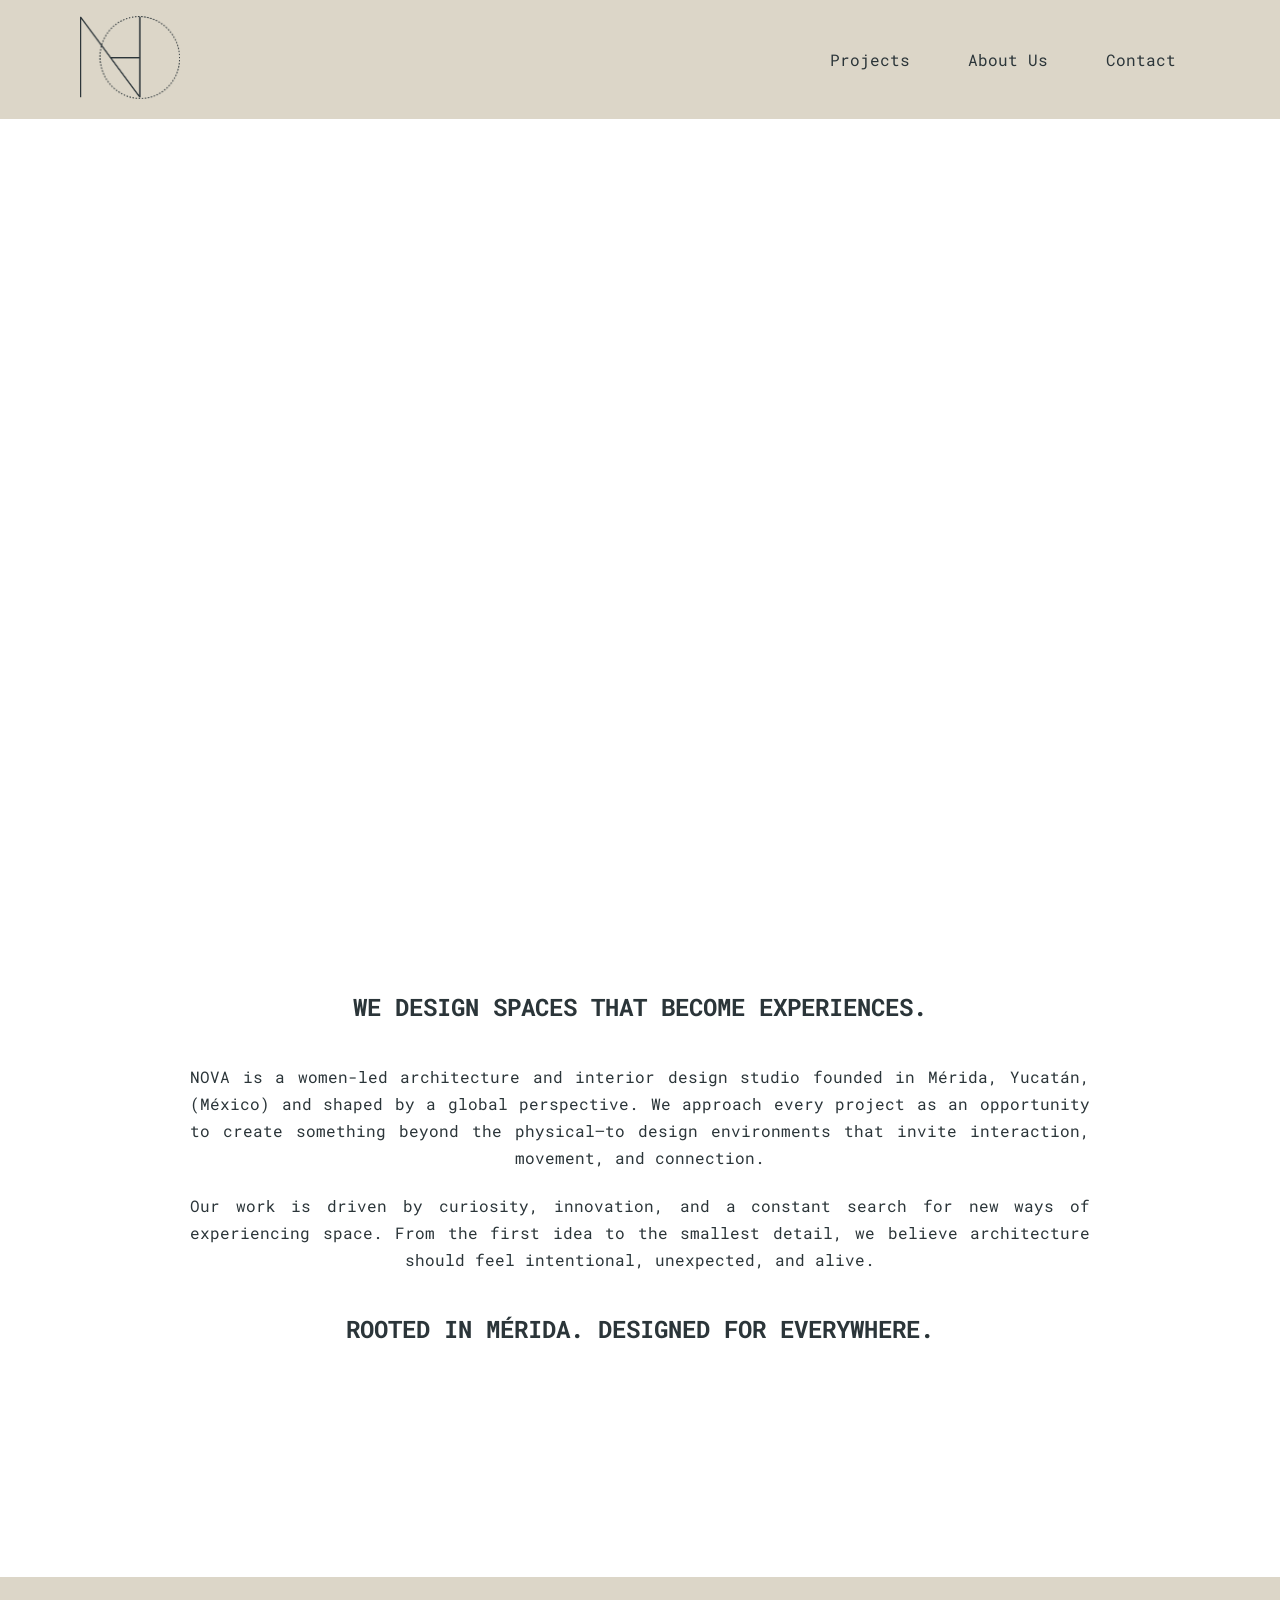
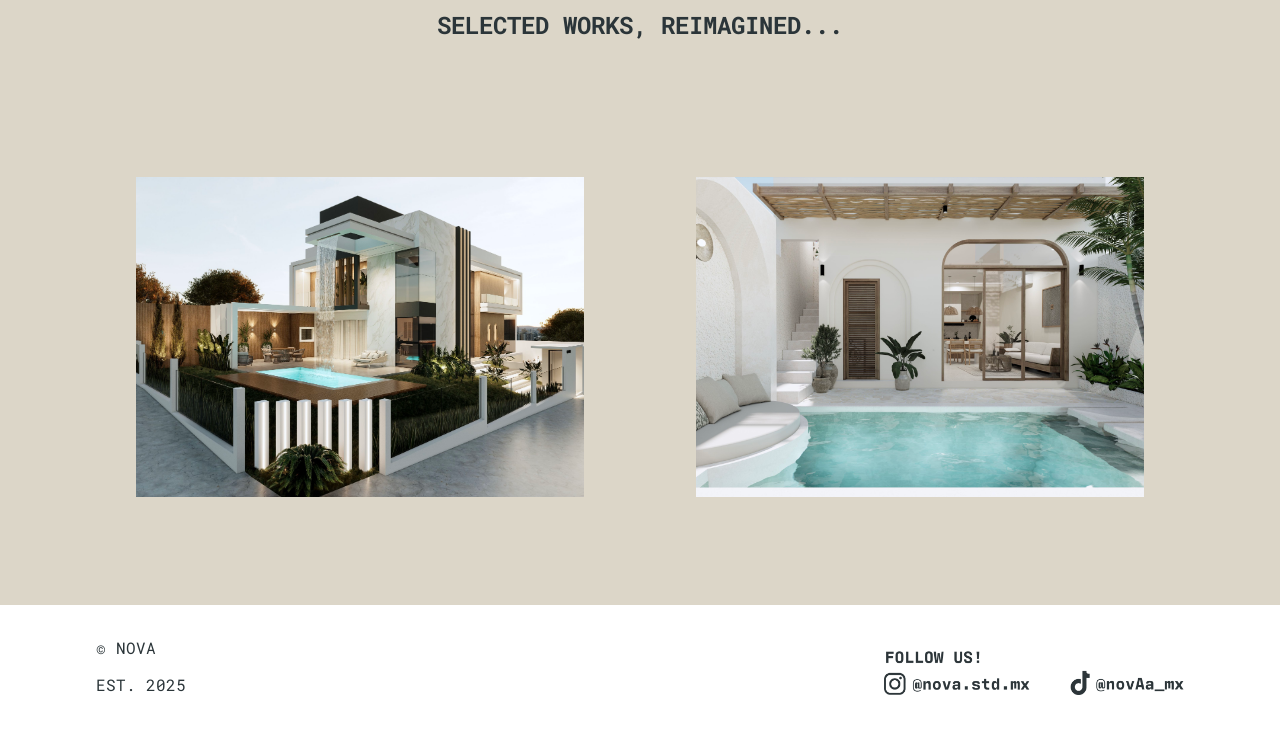
<file: Index.html>
<!DOCTYPE html>
<html>
  <head>
    <meta charset="UTF-8" />
     <meta name="viewport" content="width=device-width, initial-scale=1" />
    <title>NOVA|Home</title>
    <link rel="stylesheet" href="./css/style.css">
    <!-- GOOGLE FONT -->
    <link rel="preconnect" href="https://fonts.googleapis.com">
    <link rel="preconnect" href="https://fonts.gstatic.com" crossorigin>
    <link href="https://fonts.googleapis.com/css2?family=IBM+Plex+Mono:ital,wght@0,100;0,200;0,300;0,400;0,500;0,600;0,700;1,100;1,200;1,300;1,400;1,500;1,600;1,700&family=Kaushan+Script&family=Roboto+Mono:ital,wght@0,100..700;1,100..700&display=swap" rel="stylesheet">
   <!-- <script>
        function toggleShow() {
        var menu = document.getElementById('menu')
        menu.classList.toggle('show')
      }
    </script> -->
    <script>
    const menuButton = document.querySelector(".menu-toggle");
    const siteMenu = document.querySelector("#site-menu");

    menuButton.addEventListener("click", () => {
        const isOpen = siteMenu.classList.toggle("is-open");
        menuButton.setAttribute("aria-expanded", isOpen);
    });
    </script>
  </head>

  <body>
    <header>
        <div class="Isotype">
            <img src="./img/Index/Isotipo.png" alt="Isotype">
        </div>
         <button class="menu-toggle" aria-label="Open navigation menu"
                aria-expanded="false" aria-controls="site-menu">
            ☰
        </button>
        <!-- <span class="mobile-menu" onclick="toggleshow()">&#8801;</span> -->
        <nav id="site-menu">
            <ul class="menu">
                <li>
                    <a href="#">Projects</a>
                    <ul>
                        <li><a href="./Residential.html">Residential</a></li>
                        <li><a href="./Commercial.html">Commercial</a></li>
                        <li><a href="./InteriorDesign.html">Interior Design</a></li>
                    </ul>
                </li>
                <li><a href="./AboutUs.html">About Us</a></li>
                <li><a href="./Contact.html">Contact</a></li>
            </ul>
        </nav>
    </header>

    <main>
        <section class="hero">
            <video loop width="2560" height="1440" autoplay muted>
                <source src="./img/Index/Heroo_video.mp4" type="video/mp4">
            </video>
        </section>

        <!-- DESIGN PHILOSOPHY SECTION -->
        <section class="DesignPhilosophy">
            <h2>WE DESIGN SPACES THAT BECOME EXPERIENCES.</h2>
            <p>
                NOVA is a women-led architecture and interior design studio
                founded in Mérida, Yucatán, (México) and shaped by a global
                perspective. We approach every project as an opportunity to
                create something beyond the physical—to design environments that
                invite interaction, movement, and connection.
            </p>
            <p>
                Our work is driven by curiosity, innovation, and a constant
                search for new ways of experiencing space. From the first idea to
                the smallest detail, we believe architecture should feel
                intentional, unexpected, and alive.
            </p>
            <h2>ROOTED IN MÉRIDA. DESIGNED FOR EVERYWHERE.</h2>
        </section>

         <!-- FEATURED PROJECTS SECTION -->
        <section class="TextFeaturedProjects">
            <h2> SELECTED WORKS, REIMAGINED... </h2>
        </section>
        <section class="FeaturedProjects">
            <div class="FProjects">
                <img src="./img/Index/Casa_Luna.jpg" alt="casa luna">
                 <article class="desc">
                    <h2>CASA LUNA</h2>
                    <p>A contemporary residence where light, water, and architecture
                        come together to create a refined living experience.</p>
                 </article>
            </div>

            <div class="FProjects">
                 <img src="./img/Index/Terraza_Brisa.jpg" alt="terraza brisa">
                  <article class="desc">
                    <h2>TERRAZA BRISA</h2>
                    <p>
                        Mediterranean-inspired retreat centered around
                        light,water, and natural textures.
                    </p>
                  </article>

            </div>
        </section>
    </main>

    <!-- FOOTER SECTION -->
    <footer>
        <div class="footer_info">
            &copy; NOVA
            <p>EST. 2025</p>
        </div>

        <div class="footer_socials">
            <img src="./img/Index/nova_socials.png" alt="nova_social_media">
        </div>
    </footer>
  </body>
</file>
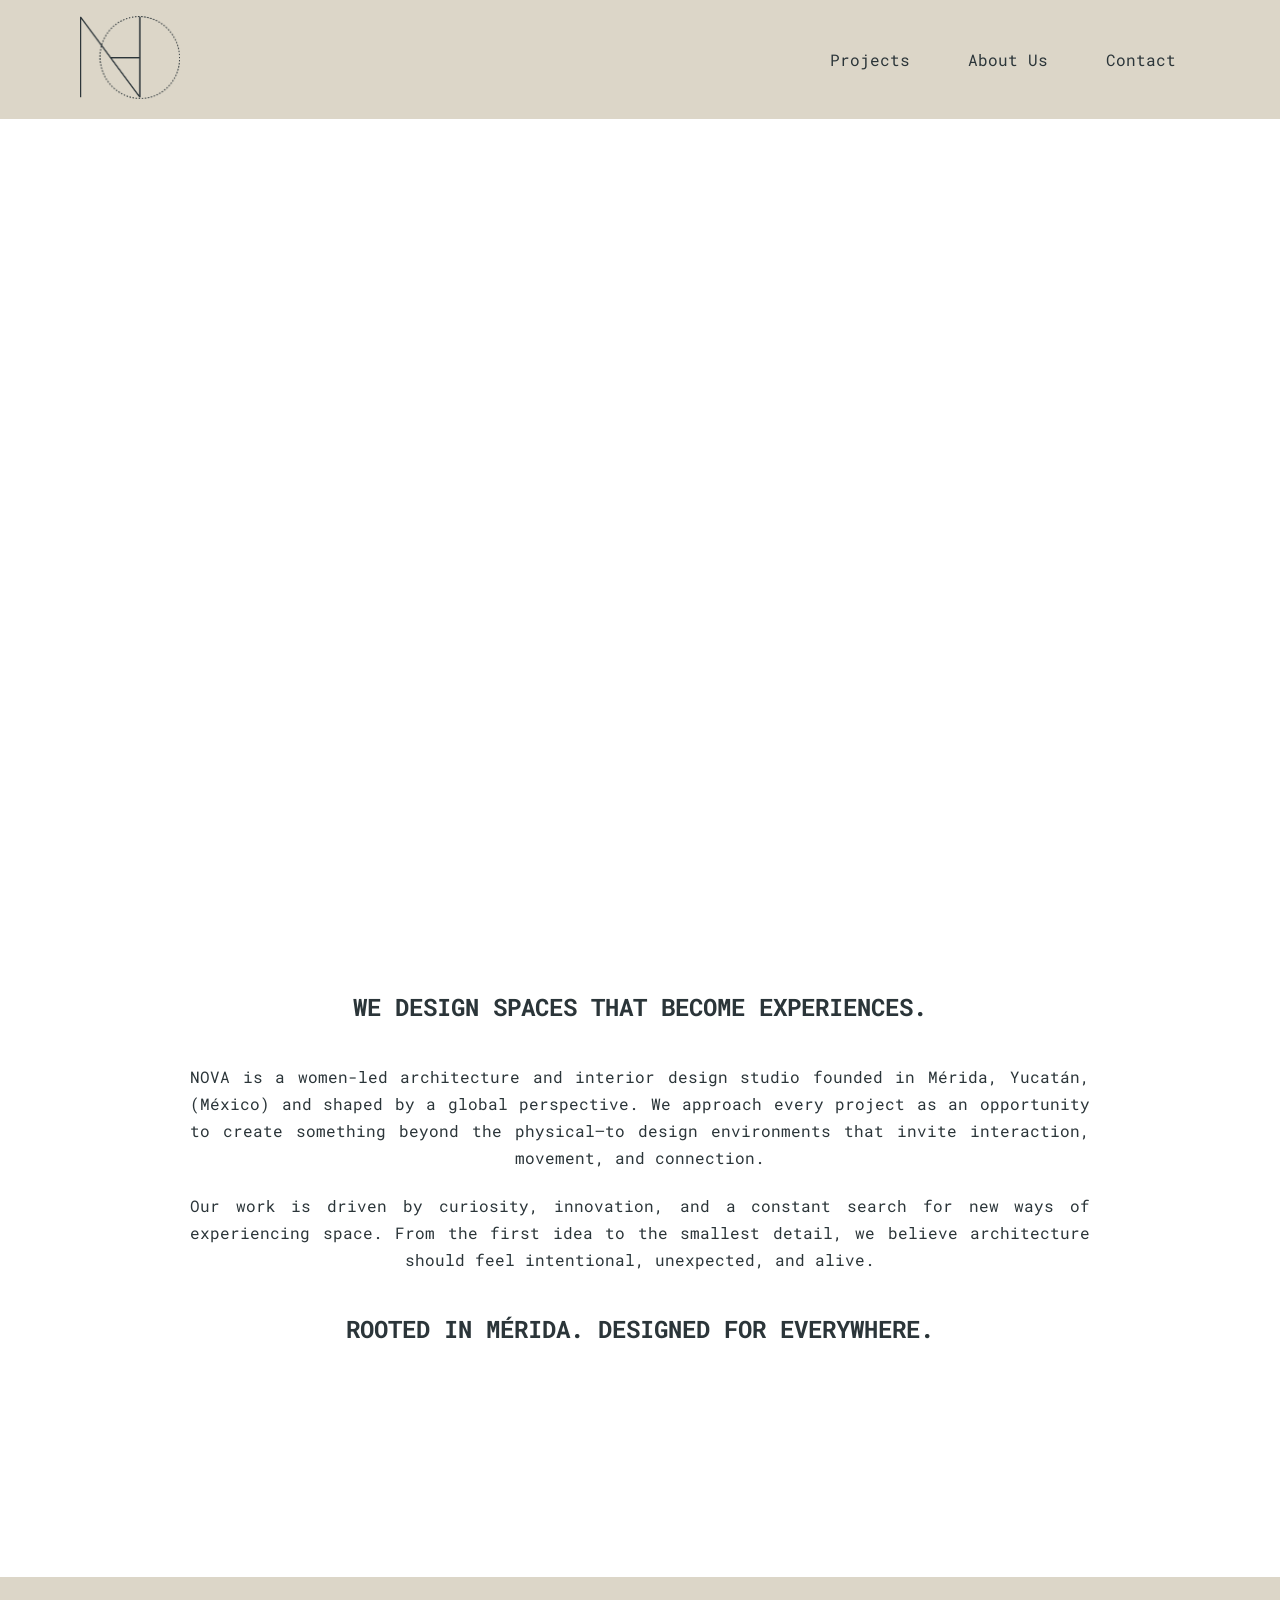
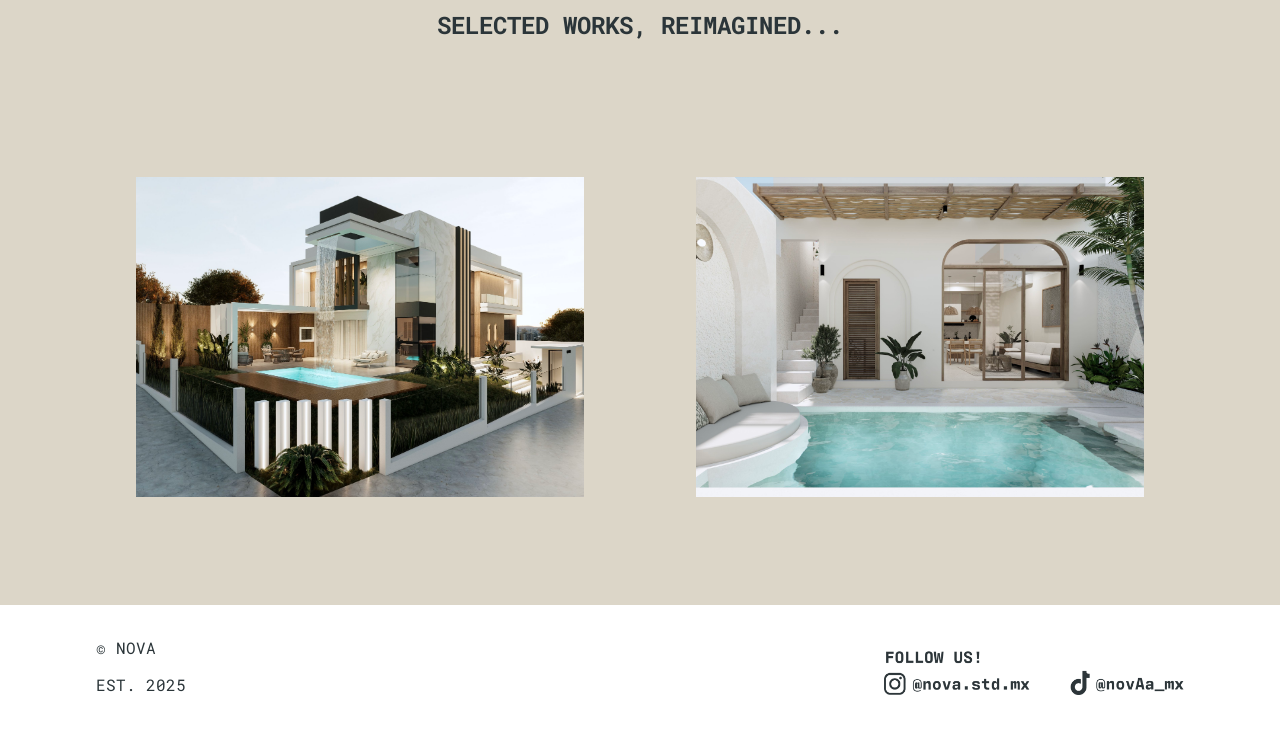
<file: index.html>
<!DOCTYPE html>
<html>
  <head>
    <meta charset="UTF-8" />
     <meta name="viewport" content="width=device-width, initial-scale=1" />
    <title>NOVA|Home</title>
    <link rel="stylesheet" href="./css/style.css">
    <!-- GOOGLE FONT -->
    <link rel="preconnect" href="https://fonts.googleapis.com">
    <link rel="preconnect" href="https://fonts.gstatic.com" crossorigin>
    <link href="https://fonts.googleapis.com/css2?family=IBM+Plex+Mono:ital,wght@0,100;0,200;0,300;0,400;0,500;0,600;0,700;1,100;1,200;1,300;1,400;1,500;1,600;1,700&family=Kaushan+Script&family=Roboto+Mono:ital,wght@0,100..700;1,100..700&display=swap" rel="stylesheet">
   
  </head>

  <body>
    <header>
        <div class="Isotype">
            <img src="./img/Index/Isotipo.png" alt="Isotype">
        </div>
         <button class="menu-toggle" aria-label="Open navigation menu"
                aria-expanded="false" aria-controls="site-menu">
            ☰
        </button>
        <!-- <span class="mobile-menu" onclick="toggleshow()">&#8801;</span> -->
        <nav id="site-menu">
            <ul class="menu">
                <li>
                    <a href="#">Projects</a>
                    <ul>
                        <li><a href="./Residential.html">Residential</a></li>
                        <li><a href="./Commercial.html">Commercial</a></li>
                        <li><a href="./InteriorDesign.html">Interior Design</a></li>
                    </ul>
                </li>
                <li><a href="./AboutUs.html">About Us</a></li>
                <li><a href="./Contact.html">Contact</a></li>
            </ul>
        </nav>
    </header>

    <main>
        <section class="hero">
            <video loop width="2560" height="1440" autoplay muted>
                <source src="./img/Index/Heroo_video.mp4" type="video/mp4">
            </video>
        </section>

        <!-- DESIGN PHILOSOPHY SECTION -->
        <section class="DesignPhilosophy">
            <h2>WE DESIGN SPACES THAT BECOME EXPERIENCES.</h2>
            <p>
                NOVA is a women-led architecture and interior design studio
                founded in Mérida, Yucatán, (México) and shaped by a global
                perspective. We approach every project as an opportunity to
                create something beyond the physical—to design environments that
                invite interaction, movement, and connection.
            </p>
            <p>
                Our work is driven by curiosity, innovation, and a constant
                search for new ways of experiencing space. From the first idea to
                the smallest detail, we believe architecture should feel
                intentional, unexpected, and alive.
            </p>
            <h2>ROOTED IN MÉRIDA. DESIGNED FOR EVERYWHERE.</h2>
        </section>

         <!-- FEATURED PROJECTS SECTION -->
        <section class="TextFeaturedProjects">
            <h2> SELECTED WORKS, REIMAGINED... </h2>
        </section>
        <section class="FeaturedProjects">
            <div class="FProjects">
                <img src="./img/Index/Casa_Luna.jpg" alt="casa luna">
                 <article class="desc">
                    <h2>CASA LUNA</h2>
                    <p>A contemporary residence where light, water, and architecture
                        come together to create a refined living experience.</p>
                 </article>
            </div>

            <div class="FProjects">
                 <img src="./img/Index/Terraza_Brisa.jpg" alt="terraza brisa">
                  <article class="desc">
                    <h2>TERRAZA BRISA</h2>
                    <p>
                        Mediterranean-inspired retreat centered around
                        light,water, and natural textures.
                    </p>
                  </article>

            </div>
        </section>
    </main>

    <!-- FOOTER SECTION -->
    <footer>
        <div class="footer_info">
            &copy; NOVA
            <p>EST. 2025</p>
        </div>

        <div class="footer_socials">
            <img src="./img/Index/nova_socials.png" alt="nova_social_media">
        </div>
    </footer>

    <!-- <script>
        function toggleShow() {
        var menu = document.getElementById('menu')
        menu.classList.toggle('show')
      }
    </script> -->
    <script>
    const menuButton = document.querySelector(".menu-toggle");
    const siteMenu = document.querySelector("#site-menu");

    menuButton.addEventListener("click", () => {
        const isOpen = siteMenu.classList.toggle("is-open");
        menuButton.setAttribute("aria-expanded", isOpen);
    });
    </script>
  </body>
</file>
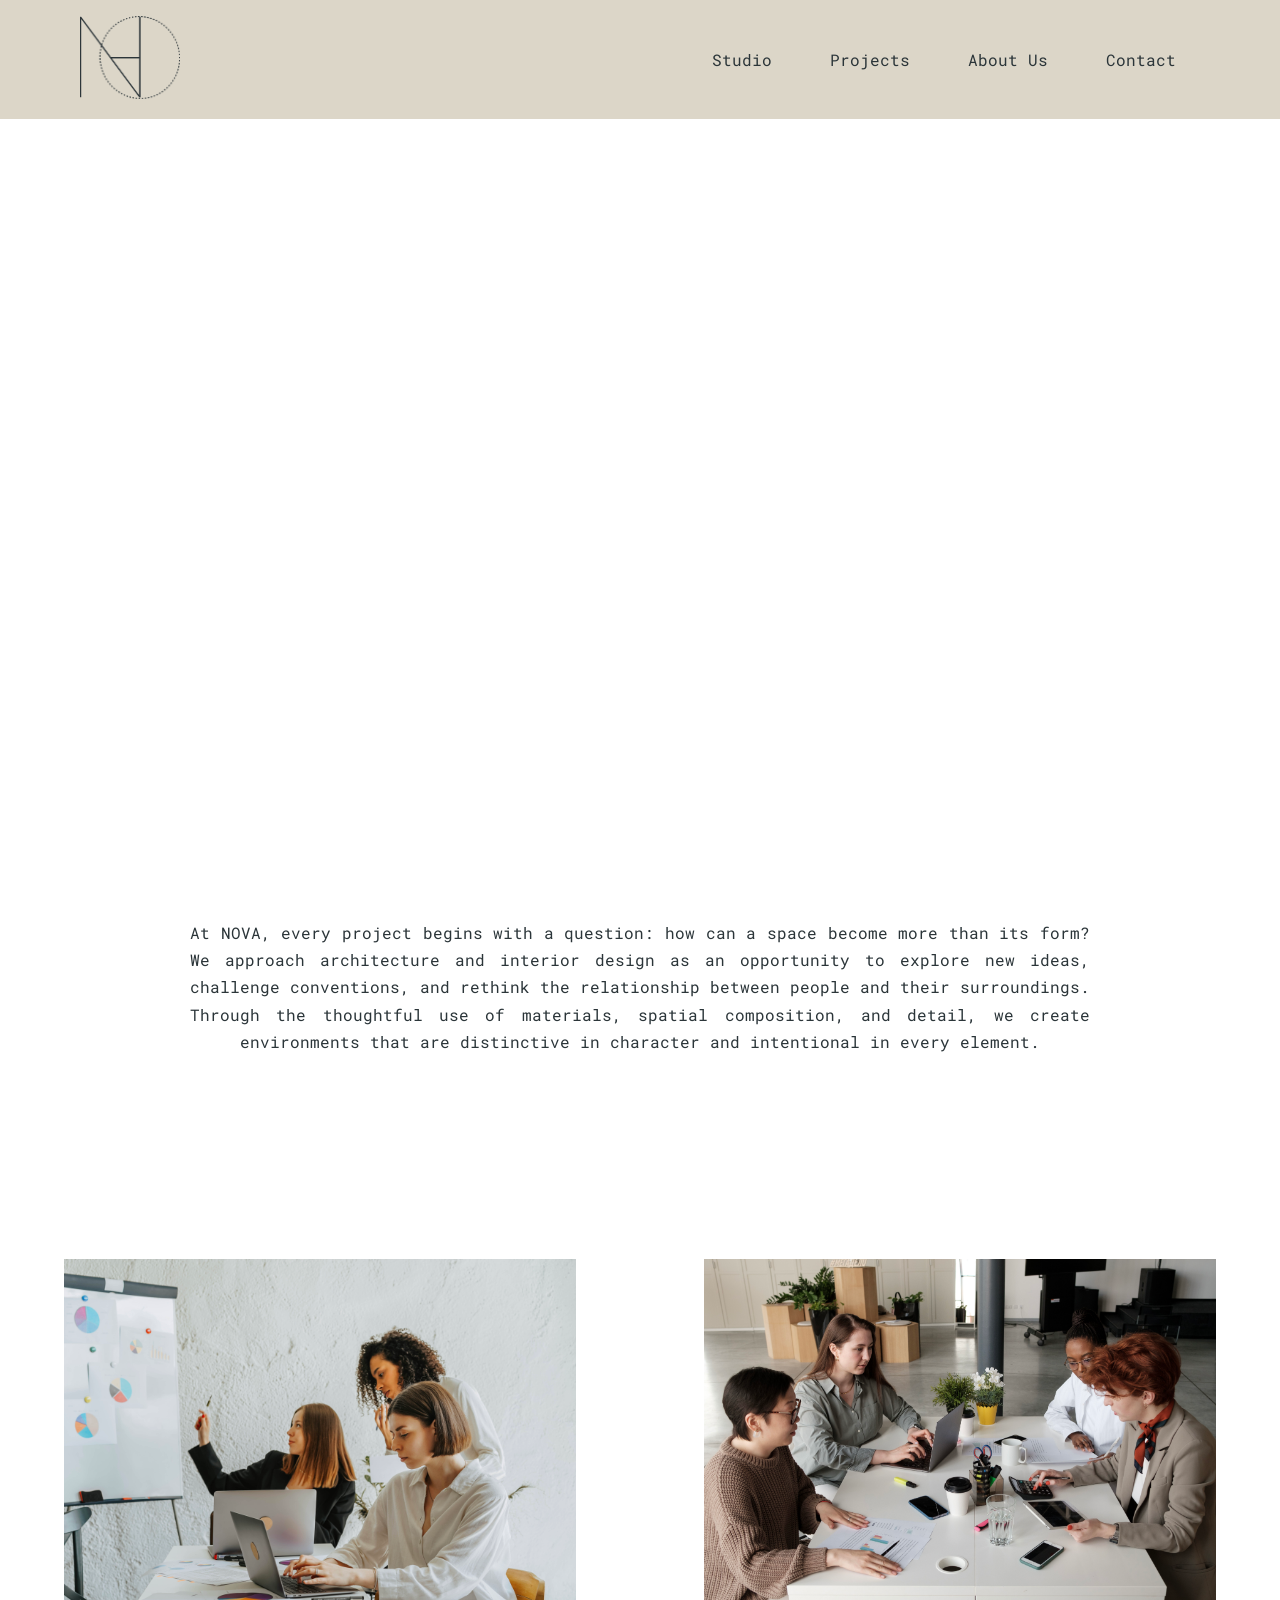
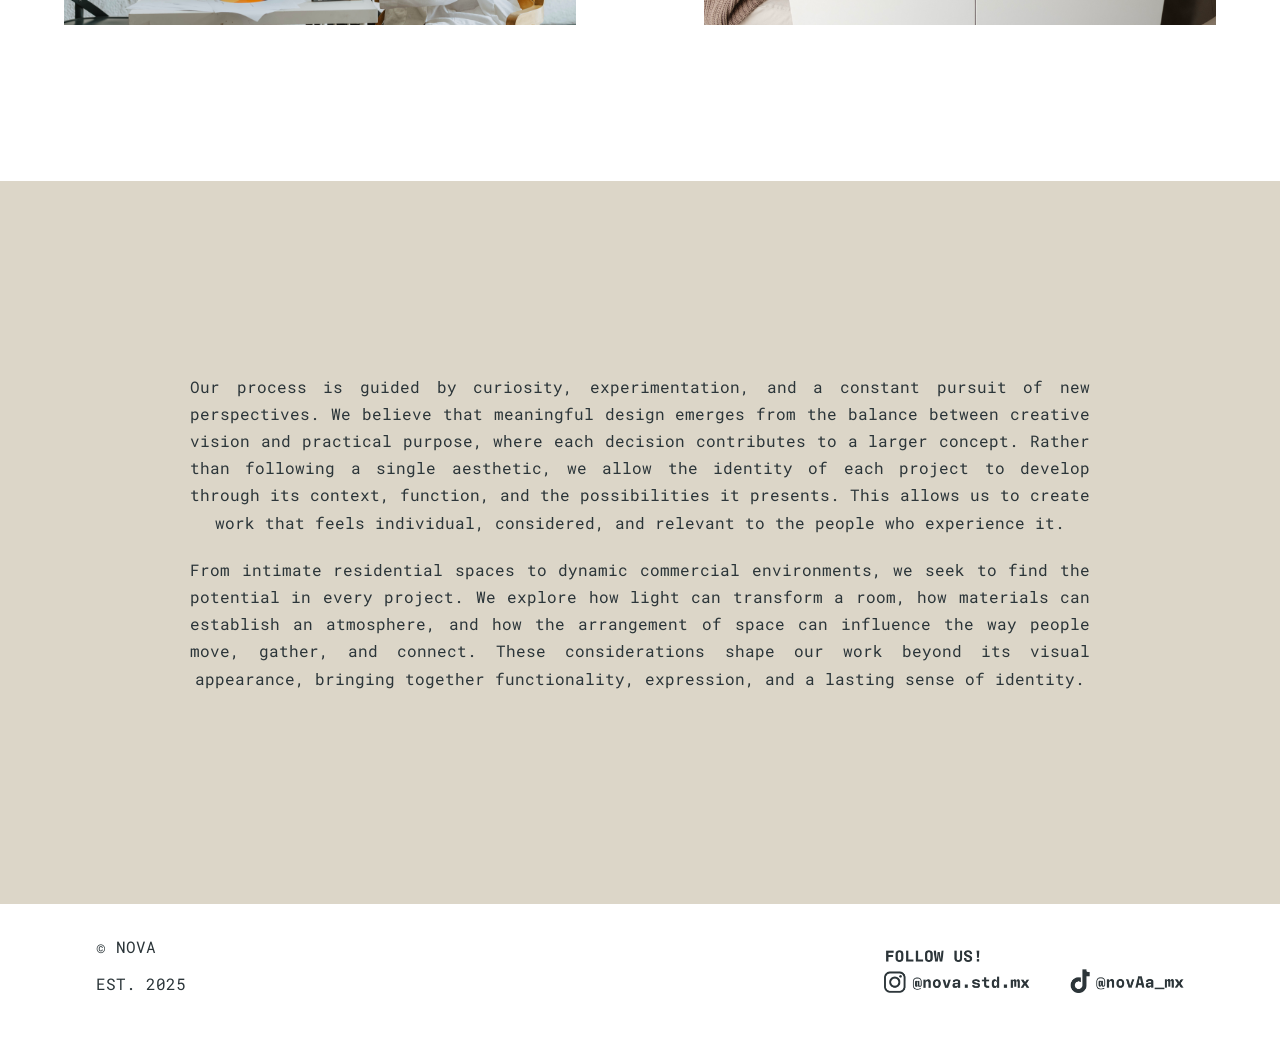
<file: AboutUs.html>
<!DOCTYPE html>
<html>
  <head>
    <meta charset="UTF-8" />
     <meta name="viewport" content="width=device-width, initial-scale=1" />
    <title>ABOUT US|NOVA</title>
    <link rel="stylesheet" href="./css/style.css">
    <!-- GOOGLE FONT -->
    <link rel="preconnect" href="https://fonts.googleapis.com">
    <link rel="preconnect" href="https://fonts.gstatic.com" crossorigin>
    <link href="https://fonts.googleapis.com/css2?family=IBM+Plex+Mono:ital,wght@0,100;0,200;0,300;0,400;0,500;0,600;0,700;1,100;1,200;1,300;1,400;1,500;1,600;1,700&family=Kaushan+Script&family=Roboto+Mono:ital,wght@0,100..700;1,100..700&display=swap" rel="stylesheet">
   <!-- <script>
        function toggleShow() {
        var menu = document.getElementById('menu')
        menu.classList.toggle('show')
      }
    </script> -->
  </head>
  <body>
    <header>
        <div class="Isotype">
            <img src="./img/Index/Isotipo.png" alt="Isotype">
        </div>
        <button class="menu-toggle" aria-label="Open navigation menu"
                aria-expanded="false" aria-controls="site-menu">
            ☰
        </button>
        <!-- <span class="mobile-menu" onclick="toggleshow()">&#8801;</span> -->
        <nav id="site-menu">
            <ul class="menu">
                <li><a href="./index.html">Studio</a></li>
                <li>
                    <a href="#">Projects</a>
                    <ul>
                        <li><a href="./Residential.html">Residential</a></li>
                        <li><a href="./Commercial.html">Commercial</a></li>
                        <li><a href="./InteriorDesign.html">Interior Design</a></li>
                    </ul>
                </li>
                <li><a href="#">About Us</a></li>
                <li><a href="./Contact.html">Contact</a></li>
            </ul>
        </nav>
    </header>

    <main>
         <section class="hero">
            <video loop width="2560" height="1440" autoplay muted>
                <source src="./img/about_us/AboutUs_Hero.MP4" type="video/mp4">
            </video>
        </section>

        <section class="AboutUsDesc">
            <p>
                At NOVA, every project begins with a question: how can a space become more than 
                its form? We approach architecture and interior design as an opportunity to explore
                new ideas, challenge conventions, and rethink the relationship between people and their
                surroundings. Through the thoughtful use of materials, spatial composition, and detail,
                we create environments that are distinctive in character and intentional in every element.
            </p>
        </section>
        <section class="womenworking">
            <div class="ProjectsPhotos">
                <img src="./img/about_us/womenworking1.jpg" alt="women working"> 
            </div>
            <div class="ProjectsPhotos">
                <img src="./img/about_us/womenworking2.jpg" alt="women working2">
            </div>
        </section>
        <section class="aboutusdesc">
            <p>
                Our process is guided by curiosity, experimentation, and a constant pursuit of new perspectives.
                We believe that meaningful design emerges from the balance between creative vision and practical purpose,
                where each decision contributes to a larger concept. Rather than following a single aesthetic, we allow the
                identity of each project to develop through its context, function, and the possibilities it presents. This
                allows us to create work that feels individual, considered, and relevant to the people who experience it.
            </p>
            <p>
                From intimate residential spaces to dynamic commercial environments, we seek to find the potential in every project.
                We explore how light can transform a room, how materials can establish an atmosphere, and how the arrangement of space
                can influence the way people move, gather, and connect. These considerations shape our work beyond its visual appearance,
                bringing together functionality, expression, and a lasting sense of identity.
            </p>
        </section>
    </main>

     <footer>
        <div class="footer_info">
            &copy; NOVA
            <p>EST. 2025</p>
        </div>

        <div class="footer_socials">
            <img src="./img/Index/nova_socials.png" alt="nova_social_media">
        </div>
    </footer>
     <script>
    const menuButton = document.querySelector(".menu-toggle");
    const siteMenu = document.querySelector("#site-menu");

    menuButton.addEventListener("click", () => {
        const isOpen = siteMenu.classList.toggle("is-open");
        menuButton.setAttribute("aria-expanded", isOpen);
    });
    </script>
  </body>
</file>
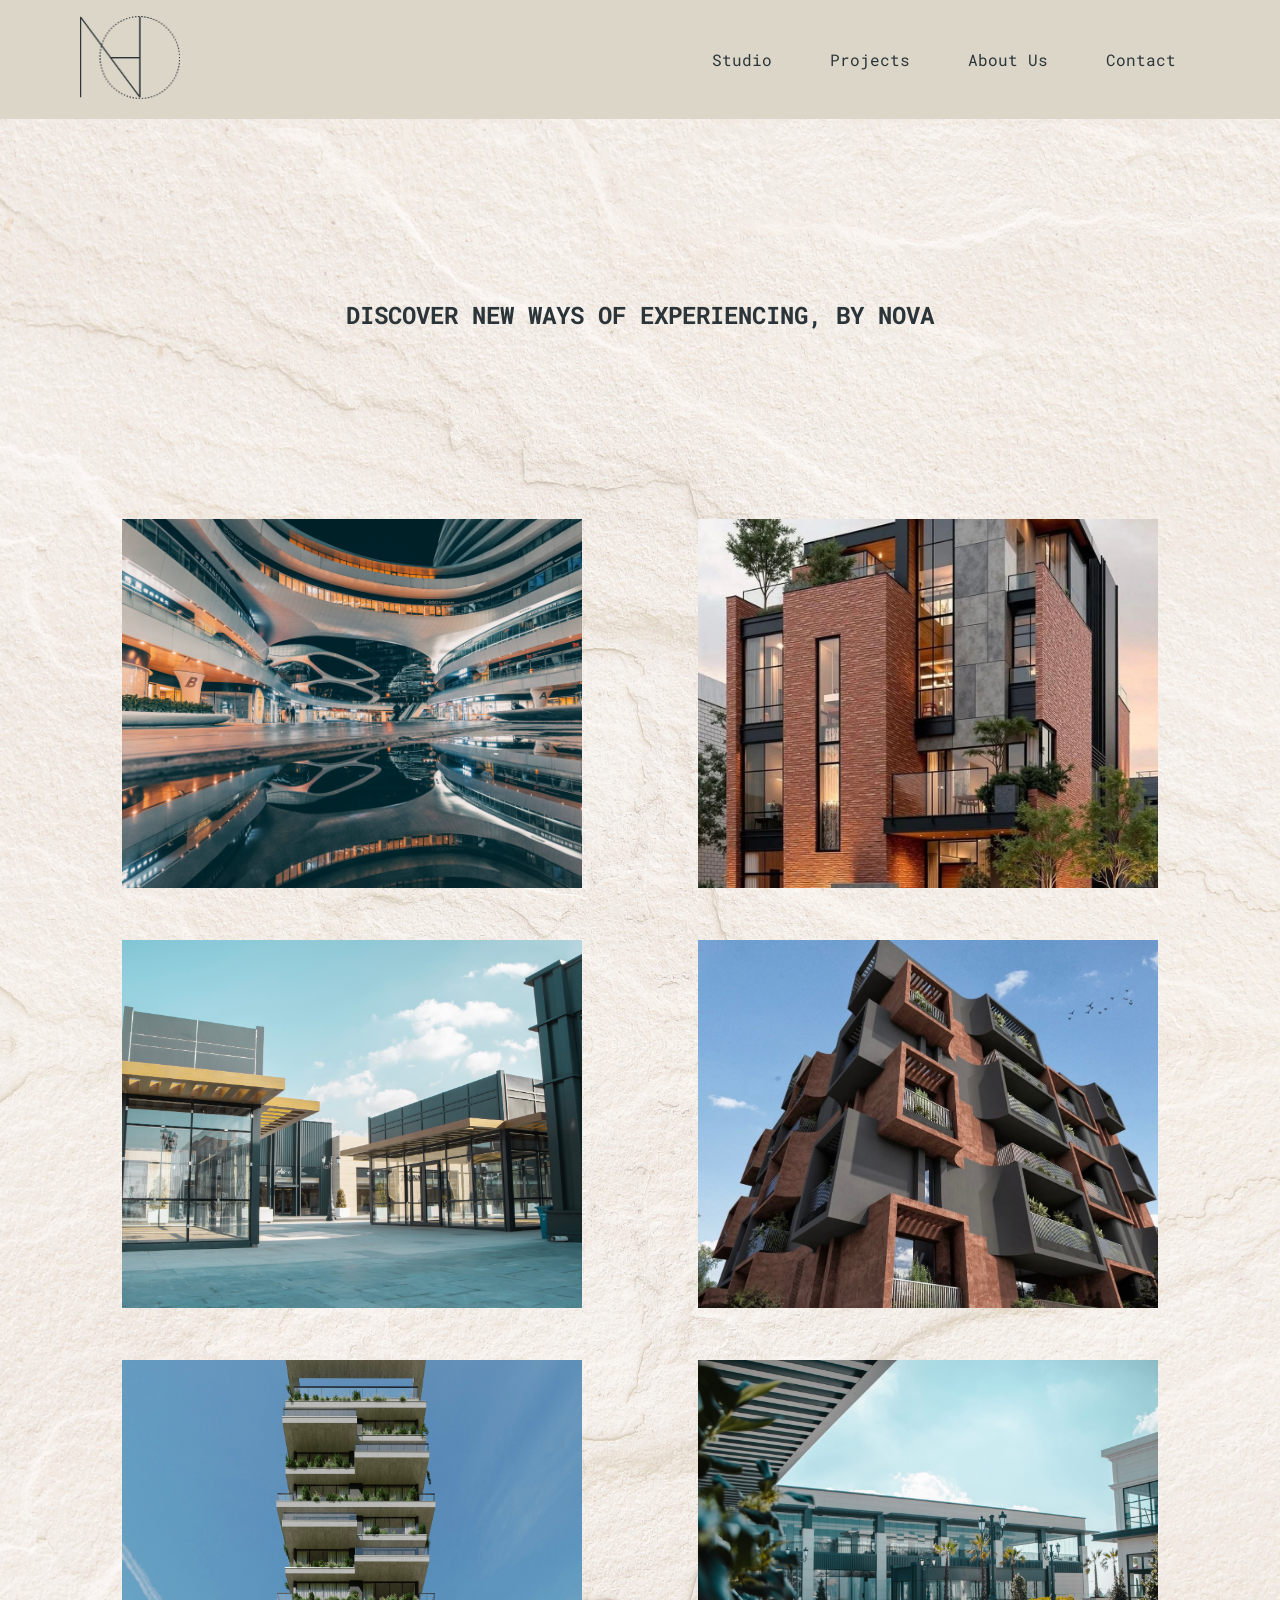
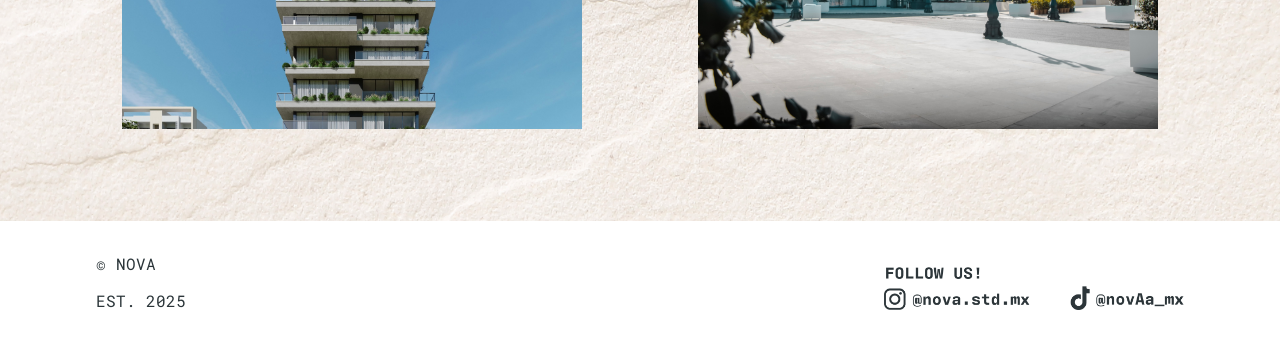
<file: Commercial.html>
<!DOCTYPE html>
<html>
  <head>
    <meta charset="UTF-8" />
     <meta name="viewport" content="width=device-width, initial-scale=1" />
    <title>COMMERCIAL|NOVA</title>
    <link rel="stylesheet" href="./css/style.css">
    <!-- GOOGLE FONT -->
    <link rel="preconnect" href="https://fonts.googleapis.com">
    <link rel="preconnect" href="https://fonts.gstatic.com" crossorigin>
    <link href="https://fonts.googleapis.com/css2?family=IBM+Plex+Mono:ital,wght@0,100;0,200;0,300;0,400;0,500;0,600;0,700;1,100;1,200;1,300;1,400;1,500;1,600;1,700&family=Kaushan+Script&family=Roboto+Mono:ital,wght@0,100..700;1,100..700&display=swap" rel="stylesheet">
   <!-- <script>
        function toggleShow() {
        var menu = document.getElementById('menu')
        menu.classList.toggle('show')
      }
    </script> -->
  </head>
  <body>
     <header>
        <div class="Isotype">
            <img src="./img/Index/Isotipo.png" alt="Isotype">
        </div>
        <button class="menu-toggle" aria-label="Open navigation menu"
                aria-expanded="false" aria-controls="site-menu">
            ☰
        </button>
        <!-- <span class="mobile-menu" onclick="toggleshow()">&#8801;</span> -->
        <nav id="site-menu">
            <ul class="menu">
                <li><a href="./index.html">Studio</a></li>
                <li>
                    <a href="#">Projects</a>
                    <ul>
                        <li><a href="./Residential.html">Residential</a></li>
                        <li><a href="#">Commercial</a></li>
                        <li><a href="./InteriorDesign.html">Interior Design</a></li>
                    </ul>
                </li>
                <li><a href="./AboutUs.html">About Us</a></li>
                <li><a href="./Contact.html">Contact</a></li>
            </ul>
        </nav>
    </header>

    <main class="container">
      <section class="ProjectsIntroduction">
        <h2>DISCOVER NEW WAYS OF EXPERIENCING, BY NOVA</h2>
      </section>

      <section class="ResidentialProjects">
        <div class="ProjectsPhotos">
          <img src="./img/commercial/Mitikal.jpg" alt="Mitikal">
           <article class="desc">
             <h2>MITIKAL</h2>
                 <p>
                    A contemporary retail destination conceived as a meeting point for culture,
                    commerce, and community. Open public spaces and a dynamic architectural layout
                    encourage visitors to explore and connect.
                  </p>
           </article>
        </div>

        <div class="ProjectsPhotos">
          <img src="./img/commercial/Arboleada.jpg" alt="Arboleada">
           <article class="desc">
             <h2>ARBOLEADA</h2>
                 <p>
                    A contemporary residential development defined by clean woodlines,
                    generous balconies, and a refined material palette. Designed to bring
                    light, comfort, and a sense of openness into urban living.
                  </p>
           </article>
        </div>

        <div class="ProjectsPhotos">
          <img src="./img/commercial/PorLaCosta.jpg" alt="Por la Costa">
           <article class="desc">
             <h2>POR LA COSTA</h2>
                 <p>
                    A refined commercial destination where architecture and retail
                    merge through sculptural forms, curated storefronts, and carefully
                    considered lighting. Every detail contributes to an elevated and
                    distinctive sense of place.
                  </p>
           </article>
        </div>

        <div class="ProjectsPhotos">
          <img src="./img/commercial/AlCubo.jpg" alt="Al Cubo">
           <article class="desc">
             <h2>AL CUBO</h2>
                 <p>
                    An exploration of geometry and vertical living, where sculptural
                    volumes and integrated greenery redefine the residential skyline.
                    Each space balances architectural expression with everyday functionality.
                  </p>
           </article>
        </div>

         <div class="ProjectsPhotos">
          <img src="./img/commercial/Tetris.jpg" alt="Tetris">
           <article class="desc">
             <h2>TORRE TETRIS</h2>
                 <p>
                    A contemporary apartment development that combines refined materials,
                    generous natural light, and thoughtfully designed communal spaces.
                    Its architectural language balances urban sophistication with a sense
                    of comfort and tranquility.
                  </p>
           </article>
        </div>

        <div class="ProjectsPhotos">
          <img src="./img/commercial/TresIslas.jpg" alt="Tres Islas">
           <article class="desc">
             <h2>TRES ISLAS</h2>
                 <p>
                    A mixed-use development that brings residential spaces, retail,
                    and shared environments into one cohesive architectural vision.
                    Designed around movement and interaction, it creates new ways to
                    experience the contemporary city.
                  </p>
           </article>
        </div>
      </section>
    </main>

     <footer>
        <div class="footer_info">
            &copy; NOVA
            <p>EST. 2025</p>
        </div>

        <div class="footer_socials">
            <img src="./img/Index/nova_socials.png" alt="nova_social_media">
        </div>
    </footer>
     <script>
    const menuButton = document.querySelector(".menu-toggle");
    const siteMenu = document.querySelector("#site-menu");

    menuButton.addEventListener("click", () => {
        const isOpen = siteMenu.classList.toggle("is-open");
        menuButton.setAttribute("aria-expanded", isOpen);
    });
    </script>
  </body>
</file>
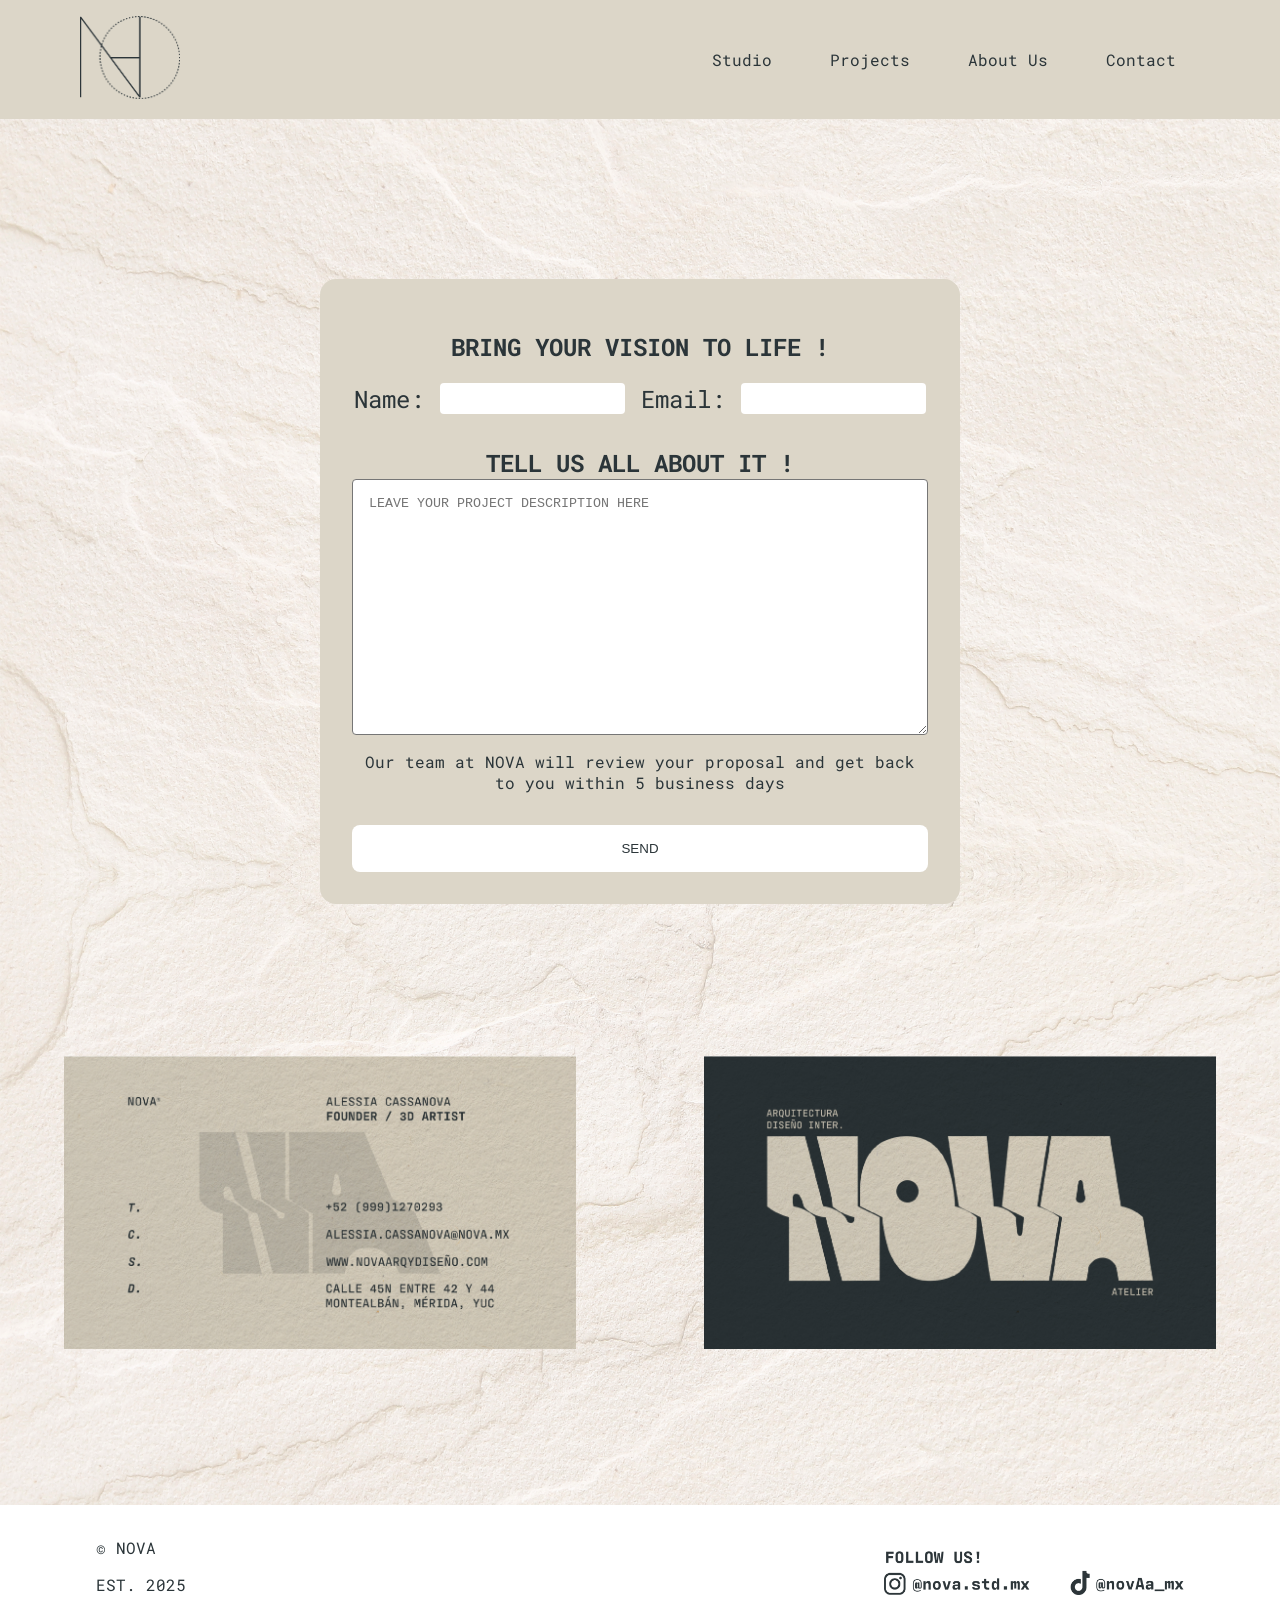
<file: Contact.html>
<!DOCTYPE html>
<html>
  <head>
    <meta charset="UTF-8" />
     <meta name="viewport" content="width=device-width, initial-scale=1" />
    <title>CONTACT US|NOVA</title>
    <link rel="stylesheet" href="./css/style.css">
    <!-- GOOGLE FONT -->
    <link rel="preconnect" href="https://fonts.googleapis.com">
    <link rel="preconnect" href="https://fonts.gstatic.com" crossorigin>
    <link href="https://fonts.googleapis.com/css2?family=IBM+Plex+Mono:ital,wght@0,100;0,200;0,300;0,400;0,500;0,600;0,700;1,100;1,200;1,300;1,400;1,500;1,600;1,700&family=Kaushan+Script&family=Roboto+Mono:ital,wght@0,100..700;1,100..700&display=swap" rel="stylesheet">
   <!-- <script>
        function toggleShow() {
        var menu = document.getElementById('menu')
        menu.classList.toggle('show')
      }
    </script> -->
  </head>
  <body>
     <header>
        <div class="Isotype">
            <img src="./img/Index/Isotipo.png" alt="Isotype">
        </div>
        <button class="menu-toggle" aria-label="Open navigation menu"
                aria-expanded="false" aria-controls="site-menu">
            ☰
        </button>
        <!-- <span class="mobile-menu" onclick="toggleshow()">&#8801;</span> -->
        <nav id="site-menu">
            <ul class="menu">
                <li><a href="./index.html">Studio</a></li>
                <li>
                    <a href="#">Projects</a>
                    <ul>
                        <li><a href="./Residential.html">Residential</a></li>
                        <li><a href="./Commercial.html">Commercial</a></li>
                        <li><a href="./InteriorDesign.html">Interior Design</a></li>
                    </ul>
                </li>
                <li><a href="./AboutUs.html">About Us</a></li>
                <li><a href="#">Contact</a></li>
            </ul>
        </nav>
    </header>

    <main class="container">
        <section>
            <div class="contactform">
                <h1> BRING YOUR VISION TO LIFE !</h1>
                <form action="https://formspree.io/f/xvkzjzjw" method="post">
                    <div class="row">
                        <label class="label" for="name">Name:</label>
                        <input name="name" type="text" class="input" required />
                        <label class="label" for="email">Email:</label>
                        <input name="email" type="text" class="input" required />
                    </div>

                    <div class="tellusproject">
                        <label for="message" class="label"><strong>TELL US ALL ABOUT IT !</strong></label>
                        <textarea
                        name="message"
                        class="message"
                        placeholder="LEAVE YOUR PROJECT DESCRIPTION HERE"
                        required
                        ></textarea>
                    </div>

                     <p> Our team at NOVA will review your proposal and get back to you within 5 business days</p>

                    <div class="button">
                        <button class="btn" type="submit">SEND</button>
                    </div>

                    <input type="hidden" name="subject" value="New Submission From: {{name}}"/>
                </form>
            </div>
        </section>

        <section class="businesscard">
            <div class="ProjectsPhotos">
                <img src="./img/contact/card1.jpg" alt="card1"> 
            </div>
            <div class="ProjectsPhotos">
                <img src="./img/contact/card2.jpg" alt="card2"> 
            </div>

        </section>
    </main>

    <footer>
        <div class="footer_info">
            &copy; NOVA
            <p>EST. 2025</p>
        </div>

        <div class="footer_socials">
            <img src="./img/Index/nova_socials.png" alt="nova_social_media">
        </div>
    </footer>
     <script>
    const menuButton = document.querySelector(".menu-toggle");
    const siteMenu = document.querySelector("#site-menu");

    menuButton.addEventListener("click", () => {
        const isOpen = siteMenu.classList.toggle("is-open");
        menuButton.setAttribute("aria-expanded", isOpen);
    });
    </script>
  </body>
</file>
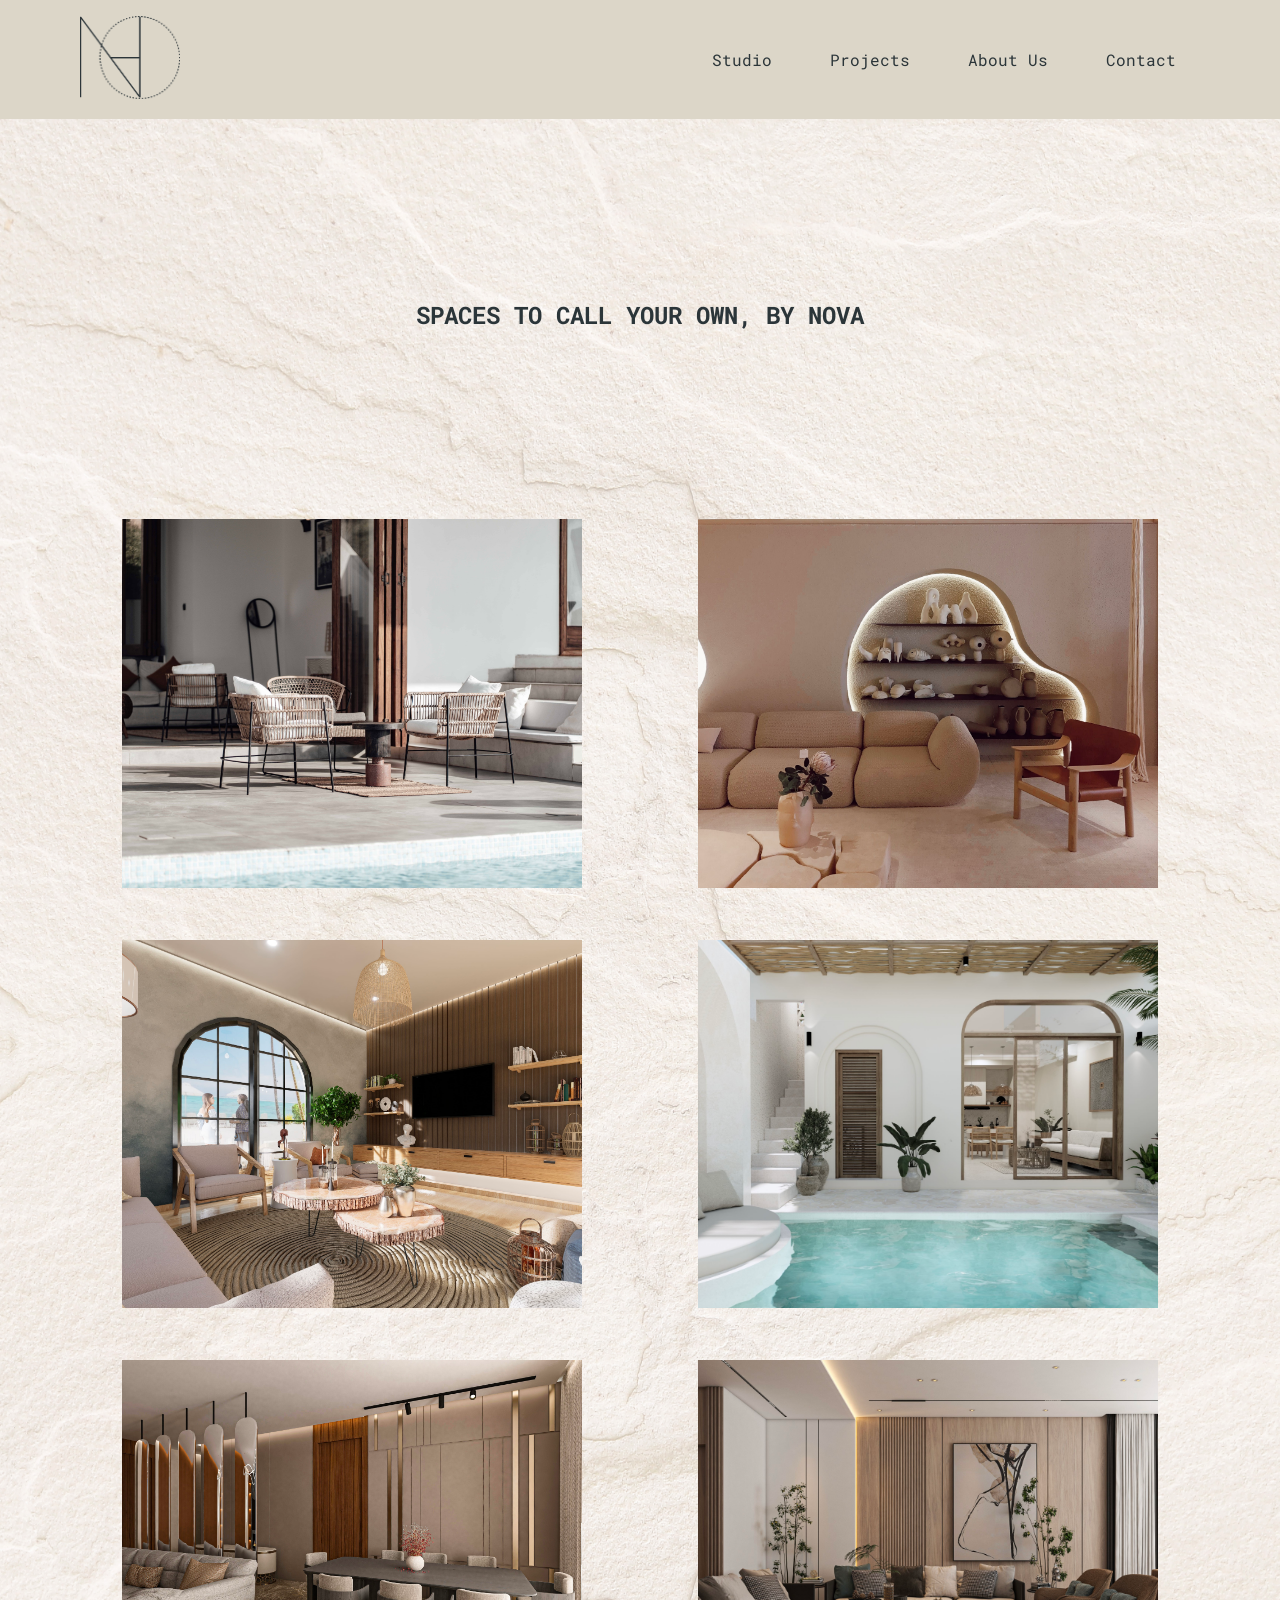
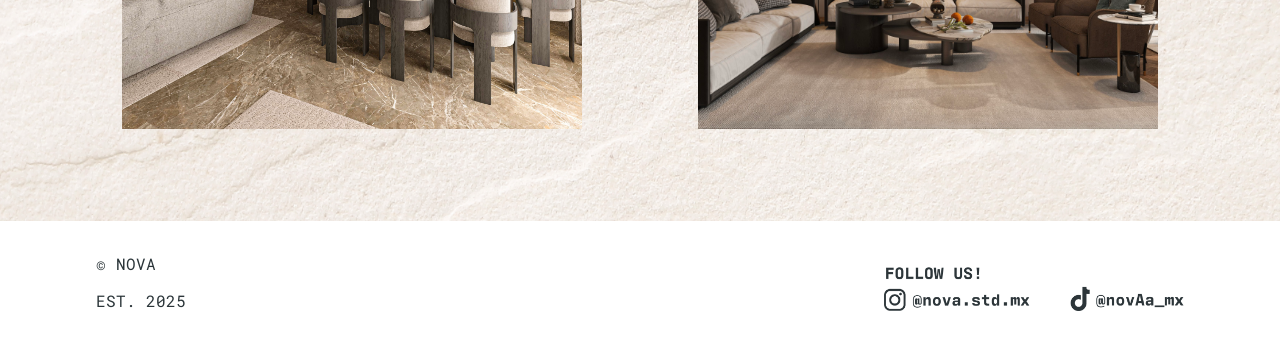
<file: InteriorDesign.html>
<!DOCTYPE html>
<html>
  <head>
    <meta charset="UTF-8" />
     <meta name="viewport" content="width=device-width, initial-scale=1" />
    <title>INTERIOR DESIGN|NOVA</title>
    <link rel="stylesheet" href="./css/style.css">
    <!-- GOOGLE FONT -->
    <link rel="preconnect" href="https://fonts.googleapis.com">
    <link rel="preconnect" href="https://fonts.gstatic.com" crossorigin>
    <link href="https://fonts.googleapis.com/css2?family=IBM+Plex+Mono:ital,wght@0,100;0,200;0,300;0,400;0,500;0,600;0,700;1,100;1,200;1,300;1,400;1,500;1,600;1,700&family=Kaushan+Script&family=Roboto+Mono:ital,wght@0,100..700;1,100..700&display=swap" rel="stylesheet">
   <!-- <script>
        function toggleShow() {
        var menu = document.getElementById('menu')
        menu.classList.toggle('show')
      }
    </script> -->
  </head>
  <body>
     <header>
        <div class="Isotype">
            <img src="./img/Index/Isotipo.png" alt="Isotype">
        </div>
        <button class="menu-toggle" aria-label="Open navigation menu"
                aria-expanded="false" aria-controls="site-menu">
            ☰
        </button>
        <!-- <span class="mobile-menu" onclick="toggleshow()">&#8801;</span> -->
        <nav id="site-menu">
            <ul class="menu">
                <li><a href="./index.html">Studio</a></li>
                <li>
                    <a href="#">Projects</a>
                    <ul>
                        <li><a href="./Residential.html">Residential</a></li>
                        <li><a href="./Commercial.html">Commercial</a></li>
                        <li><a href="#">Interior Design</a></li>
                    </ul>
                </li>
                <li><a href="./AboutUs.html">About Us</a></li>
                <li><a href="./Contact.html">Contact</a></li>
            </ul>
        </nav>
    </header>

    <main class="container">
      <section class="ProjectsIntroduction">
        <h2>SPACES TO CALL YOUR OWN, BY NOVA</h2>
      </section>

      <section class="ResidentialProjects">
        <div class="ProjectsPhotos">
          <img src="./img/interior_design/Norte.jpg" alt="Norte">
           <article class="desc">
             <h2>TERRAZA NORTE</h2>
                 <p>
                    A sunlit terrace designed as a seamless extension of the home,
                    blending natural stone, sculptural greenery, and relaxed lounge furniture.
                    The space invites slow afternoons and effortless outdoor living.
                  </p>
           </article>
        </div>

        <div class="ProjectsPhotos">
          <img src="./img/interior_design/Sala Arena.jpg" alt="Arena">
           <article class="desc">
             <h2>SALA ARENA</h2>
                 <p>
                    Inspired by the changing qualities of natural light, this interior
                    combines organic materials with clean architectural lines. The result
                    is an inviting living space that feels both grounded and timeless.
                  </p>
           </article>
        </div>

        <div class="ProjectsPhotos">
          <img src="./img/interior_design/Sala Madera.jpg" alt="Madera">
           <article class="desc">
             <h2>SALA MADERA</h2>
                 <p>
                    Rich materials, deep tones, and expressive forms give this living room
                    a distinctive and intimate character. Contrasting textures create a balance
                    between modern sophistication and warmth.
                  </p>
           </article>
        </div>

        <div class="ProjectsPhotos">
          <img src="./img/interior_design/BRISA.jpg" alt="Brisa">
           <article class="desc">
             <h2>TERRAZA BRISA</h2>
                 <p>
                    Mediterranean-inspired retreat centered around
                    light,water, and natural textures.
                  </p>
           </article>
        </div>

         <div class="ProjectsPhotos">
          <img src="./img/interior_design/Sala Terra.jpg" alt="Terra">
           <article class="desc">
             <h2>SALA TERRA</h2>
                 <p>
                    A refined living space built around soft textures,
                    sculptural furniture, and a restrained palette.
                    Every element is carefully curated to create an
                    atmosphere of understated elegance.
                  </p>
           </article>
        </div>

        <div class="ProjectsPhotos">
          <img src="./img/interior_design/Sala Balam.jpg" alt="Balam">
           <article class="desc">
             <h2>SALA BALAM</h2>
                 <p>
                    An expressive composition of bold silhouettes, tactile materials,
                    and carefully selected art transforms the living room into a personal statement.
                    The design celebrates the relationship between visual identity and everyday experience.
                  </p>
           </article>
        </div>
      </section>
    </main>

     <footer>
        <div class="footer_info">
            &copy; NOVA
            <p>EST. 2025</p>
        </div>

        <div class="footer_socials">
            <img src="./img/Index/nova_socials.png" alt="nova_social_media">
        </div>
    </footer>
     <script>
    const menuButton = document.querySelector(".menu-toggle");
    const siteMenu = document.querySelector("#site-menu");

    menuButton.addEventListener("click", () => {
        const isOpen = siteMenu.classList.toggle("is-open");
        menuButton.setAttribute("aria-expanded", isOpen);
    });
    </script>
  </body>
</file>
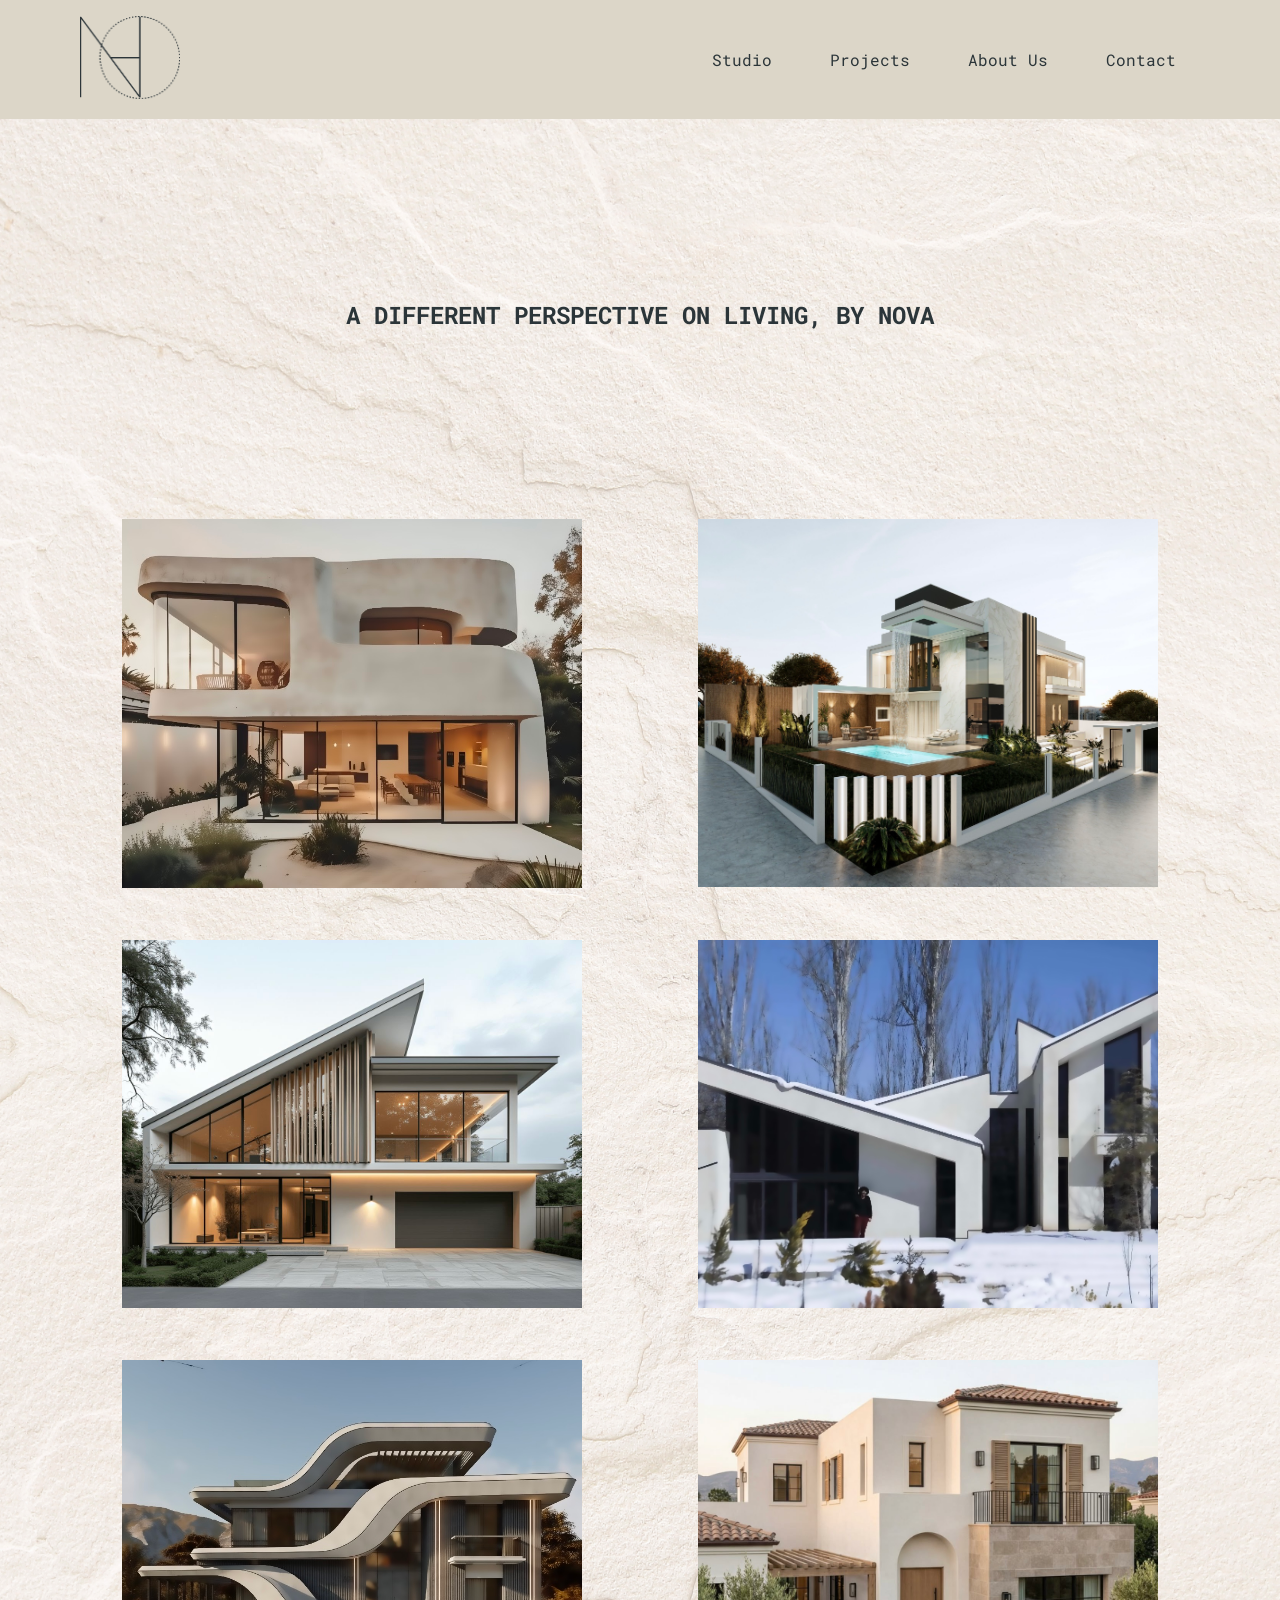
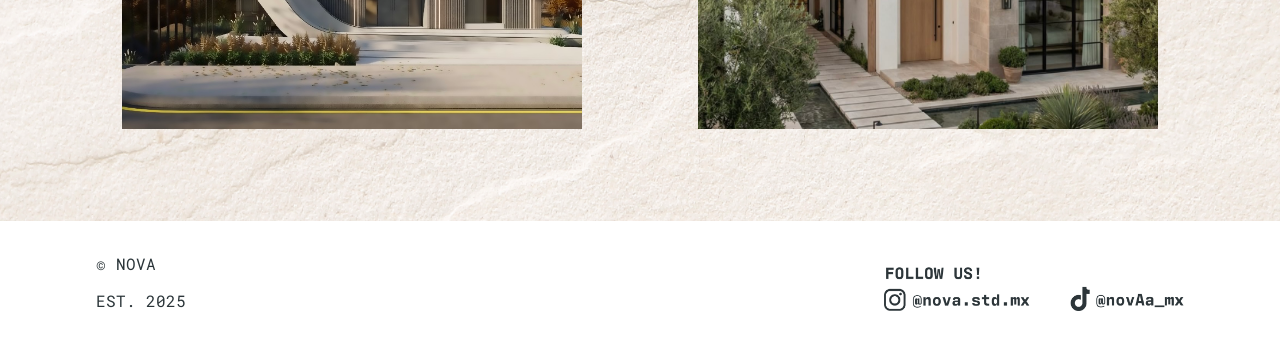
<file: Residential.html>
<!DOCTYPE html>
<html>
  <head>
    <meta charset="UTF-8" />
     <meta name="viewport" content="width=device-width, initial-scale=1" />
    <title>RESIDENTIAL|NOVA</title>
    <link rel="stylesheet" href="./css/style.css">
    <!-- GOOGLE FONT -->
    <link rel="preconnect" href="https://fonts.googleapis.com">
    <link rel="preconnect" href="https://fonts.gstatic.com" crossorigin>
    <link href="https://fonts.googleapis.com/css2?family=IBM+Plex+Mono:ital,wght@0,100;0,200;0,300;0,400;0,500;0,600;0,700;1,100;1,200;1,300;1,400;1,500;1,600;1,700&family=Kaushan+Script&family=Roboto+Mono:ital,wght@0,100..700;1,100..700&display=swap" rel="stylesheet">
   <!-- <script>
        function toggleShow() {
        var menu = document.getElementById('menu')
        menu.classList.toggle('show')
      }
    </script> -->
  </head>
  <body>
     <header>
        <div class="Isotype">
            <img src="./img/Index/Isotipo.png" alt="Isotype">
        </div>
        <button class="menu-toggle" aria-label="Open navigation menu"
                aria-expanded="false" aria-controls="site-menu">
            ☰
        </button>
        <!-- <span class="mobile-menu" onclick="toggleshow()">&#8801;</span> -->
        <nav id="site-menu">
            <ul class="menu">
                <li><a href="./index.html">Studio</a></li>
                <li>
                    <a href="#">Projects</a>
                    <ul>
                        <li><a href="#">Residential</a></li>
                        <li><a href="./Commercial.html">Commercial</a></li>
                        <li><a href="./InteriorDesign.html">Interior Design</a></li>
                    </ul>
                </li>
                <li><a href="./AboutUs.html">About Us</a></li>
                <li><a href="./Contact.html">Contact</a></li>
            </ul>
        </nav>
    </header>

    <main class="container">
      <section class="ProjectsIntroduction">
        <h2>A DIFFERENT PERSPECTIVE ON LIVING, BY NOVA</h2>
      </section>

      <section class="ResidentialProjects">
        <div class="ProjectsPhotos">
          <img src="./img/residential/CasaSolenne.jpg" alt="casa Solenne">
           <article class="desc">
             <h2>CASA SOLENNE</h2>
                 <p>
                    A contemporary residence shaped by natural light, 
                    sculptural forms, and warm materials. Every space is 
                    designed to create a quiet connection between architecture 
                    and everyday living.
                  </p>
           </article>
        </div>

        <div class="ProjectsPhotos">
          <img src="./img/residential/CasaLuna.jpg" alt="casa Luna">
           <article class="desc">
             <h2>CASA LUNA</h2>
                 <p>
                    A contemporary residence where light, water, and architecture
                    come together to create a refined living experience.
                  </p>
           </article>
        </div>

        <div class="ProjectsPhotos">
          <img src="./img/residential/CasaAlpes.jpg" alt="casa Alpes">
           <article class="desc">
             <h2>CASA ALPES</h2>
                 <p>
                    Defined by clean geometries and carefully framed views,
                    this residence offers a refined interpretation of modern living.
                    Material contrasts and natural light bring depth to its understated architecture.
                  </p>
           </article>
        </div>

        <div class="ProjectsPhotos">
          <img src="./img/residential/CasaNieves.jpg" alt="casa Nieves">
           <article class="desc">
             <h2>CASA NIEVES</h2>
                 <p>
                    An exploration of proportion, rhythm, and spatial efficiency, 
                    designed for contemporary urban living. Thoughtful layouts and
                    bold architectural lines transform everyday routines into intentional experiences.
                  </p>
           </article>
        </div>

         <div class="ProjectsPhotos">
          <img src="./img/residential/CasaNo.5.jpg" alt="casa No.05">
           <article class="desc">
             <h2>CASA No.05</h2>
                 <p>
                    Inspired by the relationship between landscape and home,
                    this project integrates organic textures, native vegetation,
                    and contemporary architectural forms. The result is a residence
                    that feels both grounded and forward-looking.
                  </p>
           </article>
        </div>

        <div class="ProjectsPhotos">
          <img src="./img/residential/CasaUmbral.jpg" alt="casa Umbral">
           <article class="desc">
             <h2>CASA UMBRAL</h2>
                 <p>
                    Inspired by the relationship between landscape and home, this project
                    integrates organic textures and contemporary architectural forms.
                    The result is a residence that feels both grounded and forward-looking.
                  </p>
           </article>
        </div>
      </section>
    </main>

     <footer>
        <div class="footer_info">
            &copy; NOVA
            <p>EST. 2025</p>
        </div>

        <div class="footer_socials">
            <img src="./img/Index/nova_socials.png" alt="nova_social_media">
        </div>
    </footer>
     <script>
    const menuButton = document.querySelector(".menu-toggle");
    const siteMenu = document.querySelector("#site-menu");

    menuButton.addEventListener("click", () => {
        const isOpen = siteMenu.classList.toggle("is-open");
        menuButton.setAttribute("aria-expanded", isOpen);
    });
    </script>
  </body>
</file>
<file: css/style.css>
* {
    box-sizing: border-box;
}

html, body {
    margin: 0;
    font-family: Roboto Mono;
    background-color: #fff;
}

img {
    width: 100%;
    height: auto;
}

header {
    display: flex;
    align-items: center;
    background-color: rgb(220, 214, 200);
    padding: 1rem 5rem;
    position: sticky;
    top: 0;
    z-index: 1000;
}

/* NAVIGATION HEADER */

nav {
   /* z-index: 100000; */
    margin-left: auto;
}

.menu-toggle {
    display: none;
}

.Isotype {
    width: 100px;
}

nav ul {
    list-style: none;
    margin: 0;
    margin-left: auto;
    padding: 0;
    background-color: transparent;
}

nav li {
    display: inline-block;
    position: relative;
}

nav a {
    display: block;
    padding: 1rem 1.5rem;
    color: rgb(43, 53, 57);
    text-decoration: none;
    transition: background-color 0.5s ease;
}

nav a:hover {
    background-color: rgba(255, 255, 255, 0.758);
    border-radius: 6px;
}

/* SUBLINKS */
nav ul li ul {
    display: none; 
    position: absolute;
    top:100%;
    left: 0;
    width: 14rem;
    background-color: rgb(220, 214, 200);
    z-index: 1;
}

nav li:hover > ul, nav li:focus-within > ul {
    display: block;
    border-radius: 6px;
}

nav li li {
    display: block;
}

nav li li a {
    padding: 0.75rem 1.5rem;
    font-size: 0.95rem;
}

/* HERO VIDEO */

.hero video {
    display:block;
    width: 100%;
    height: auto;
}

/* DESIGN PHILOSOPHY */

.DesignPhilosophy {
    text-align: center;
    background-color: #fff;
    padding: 12rem 7rem;
    color: rgb(43, 53, 57);
}

.DesignPhilosophy h2 {
    line-height: 3;
}

.DesignPhilosophy p {
    max-width: 900px;
    text-align: justify;
    text-align-last: center;
    /* text-align-last to make text besides justified, centered */
    margin: 0 auto 1.25rem;
    line-height: 1.7;
}

/* FEATURED PROJECTS SECTION */

.TextFeaturedProjects {
    background-color: rgb(220, 214, 200);
    padding: 2rem;
}
.TextFeaturedProjects h2 {
    text-align: center;
    color: rgb(43, 53, 57);
    margin: 0;
}

.FeaturedProjects {
    width: 100%;
    background-color: rgb(220, 214, 200);
    padding: 5rem;
    display: flex;
    flex-direction: row;
    flex-wrap: wrap;
    justify-content: space-between;
}

.FProjects {
    flex: 0 0 40%;
    margin: 1.5rem auto;
    position: relative;
    overflow: hidden;
}

.desc {
    position: absolute;
    top: 0;
    bottom: 0;
    left: 0;
    right: 0;
    display: flex;
    flex-direction: column;
    justify-content: center;
    align-items: center;
    opacity: 0;
    transition: all 1s ease;
    background-color: rgba(225, 225, 225, 0.8);
}

.desc h2 {
    margin: 0;
}

.FProjects:hover .desc {
    opacity: 1;
}

.FProjects img {
    transform: scale(1);
    transition: all 1s ease;
}

.FProjects .desc h2,
.FProjects .desc p {
    color: rgb(43, 53, 57);
    margin: 0 auto 1rem;
    max-width: 400px;
    text-align: center;
    opacity: 1;
    transform: scale(1);
}

/* FOOTER SECTION */

footer {
    display: flex;
    justify-content: space-between;
    align-items: center;
    background-color: #fff;
    padding: 2rem 6rem;
}

.footer_info {
    color: rgb(43, 53, 57);
}
.footer_socials {
    width: 300px;
}

/* PROJECTS SECTIONS */

main.container {
    background: url('../img/residential/fondoprojects.jpg');
    min-height: 100vh;
    display: flow-root;
    background-size: cover;
    background-position: center;
    background-repeat: no-repeat;
}

.ProjectsIntroduction {
    text-align: center;
    background-color: transparent;
    padding: 10rem 7rem 5rem;
    color: rgb(43, 53, 57);
}

.ResidentialProjects {
    width: 100%;
    background-color: transparent;
    padding: 4rem;
    display: flex;
    flex-direction: row;
    flex-wrap: wrap;
    justify-content: space-between;
}

.ProjectsPhotos {
    flex: 0 0 40%;
    margin: 1.5rem auto;
    position: relative;
    overflow: hidden;
}

.ProjectsPhotos:hover .desc {
    opacity: 1;
}

.ProjectsPhotos img {
    transform: scale(1);
    transition: all 1s ease;
}

.ProjectsPhotos .desc h2,
.ProjectsPhotos .desc p {
    color: rgb(43, 53, 57);
    margin: 0 auto 1rem;
    max-width: 400px;
    text-align: center;
    opacity: 1;
    transform: scale(1);
}

/* ABOUT US SECTION */
.AboutUsDesc {
    text-align: center;
    background-color: #fff;
    padding: 10rem 7rem;
    color: rgb(43, 53, 57);
}

.AboutUsDesc p {
    max-width: 900px;
    text-align: justify;
    text-align-last: center;
    /* text-align-last to make text besides justified, centered */
    margin: 0 auto 1.25rem;
    line-height: 1.7;
}

.womenworking {
    width: 100%;
    background-color: fff;
    display: flex;
    flex-direction: row;
    flex-wrap: wrap;
    padding-bottom: 8rem;
    justify-content: space-between;
}

.aboutusdesc {
    text-align: center;
    background-color: rgb(220, 214, 200);
    padding: 12rem 7rem;
    color: rgb(43, 53, 57);
}

.aboutusdesc p {
    max-width: 900px;
    text-align: justify;
    text-align-last: center;
    /* text-align-last to make text besides justified, centered */
    margin: 0 auto 1.25rem;
    line-height: 1.7;
}

/* CONTACT SECTION */
.contactform {
  width: 50%;
  margin: 10rem auto 0;
  border-radius: 1rem;
  padding: 2rem;
  background-color: rgb(220, 214, 200);
  color: rgb(43, 53, 57);
  text-align: center;
}

.row {
  display: flex;
  flex-direction: row;
  flex-wrap: wrap;
  justify-content: center;
  align-items: center;
  gap: 1rem;
}

.label {
  font-size: 1.5rem;
}

.input {
  padding: 0.5rem;
  border-radius: 0.25rem;
  border: 1px solid var(--c-text);
  margin-right: 0;
}

.tellusproject {
  display: flex;
  flex-direction: column;
  margin-top: 2rem;
  font-size: 2rem;
}

.message {
  height: 16rem;
  border-radius: 0.25rem;
  padding: 1rem;
}

.button {
  display: flex;
  flex-direction: row-reverse;
  margin-top: 2rem;
}

.btn {
  width: 100%;
  border-radius: 0.5rem;
  padding: 1rem;
  background-color: #fff;
  color: rgb(43, 53, 57);
  border: 1px solid var(--c-text);
}

.btn:hover {
  background-color: rgb(162, 123, 90);
}

.businesscard {
    width: 100%;
    background-color: transparent;
    padding-top: 8rem;
    padding-bottom: 8rem;
    display: flex;
    flex-direction: row;
    flex-wrap: wrap;
    justify-content: space-between;
}


/* MEDIA QUERIES SECTION */

@media screen and (max-width: 768px) { 

     body {
        background-color: #fff;
    }

    header {
        flex-direction: row;
        flex-wrap: wrap;
        align-items: center;
        padding: 1rem;
    }

     .menu-toggle {
        display: block;
        margin-left: auto;
        padding: 0.5rem;
        border: 0;
        background: transparent;
        font-size: 2rem;
        cursor: pointer;
    }

    nav {
        display: none;
        width: 100%;
        margin-left: 0;
    }

    nav.is-open {
        display: block;
    }

    nav > ul {
        display: flex;
        flex-direction: column;
        align-items: center;
    }

    /* nav {
        margin: 0;
        width: 100%;
    } 

    nav ul {
        display: flex;
        flex-wrap: wrap;
        justify-content: center;
    }

    nav a {
        padding: 0.75rem;
    } */

    .hero {
        height: 50vh;
        overflow: hidden;
    }
   /* to make hero video adjust/resize on phone screen */
    .hero video {
        display: block;
        width: 100%;
        height: 100%;
        object-fit: cover;
        object-position: center;
    }

    .DesignPhilosophy h2 {
        line-height: 1.5;
    }

    .DesignPhilosophy {
        padding: 8rem 2.2rem;
    }

    .FeaturedProjects {
        padding: 2rem 1rem;
    }

    .FProjects {
        flex-basis: 100%;
        margin: 1rem 0;
    }

    .ProjectsPhotos {
        flex-basis: 100%;
        margin: 1rem 0;
    }

    .ProjectsPhotos .desc,
    .FProjects .desc {
        position: static;
        opacity: 1;
        background-color: transparent;
        padding: 1rem;
        transition: none;
    }

    .AboutUsDesc,
    .aboutusdesc {
        padding: 8rem 2.2rem;
    }

    .AboutUsDesc p,
    .aboutusdesc p {
        text-align: justify;
        text-align-last: center;
        line-height: 1.5;
        margin-bottom: 2rem;
    }

    .contactform {
        width: calc(100% - 2rem);
        margin: 3rem auto 0;
        padding: 1.5rem 1rem;
    }

    .contactform h1 {
        font-size: 1.35rem;
        line-height: 1.4;
    }

    .row {
        display: grid;
        grid-template-columns: 1fr;
        gap: 1rem;
        text-align: left;
    }

    .row .label {
        font-size: 1rem;
    }

    .row .input {
        width: 100%;
        min-width: 0;
    }

    .tellusproject {
        font-size: 1.25 rem;
    }

    .tellusproject .label {
        font-size: 1.25 rem;
    }

    .message {
        width: 100%
    }


    footer {
        flex-direction: row;
        gap: 1rem;
        padding: 2rem;
        align-items: center;
        justify-content: space-between;
    }

    .footer_info {
        text-align: left;
        font-size: 0.75rem;
    }

    .footer_socials {
        width: auto;
        max-width: 60%;
        text-align: right;
    }

}
</file>
